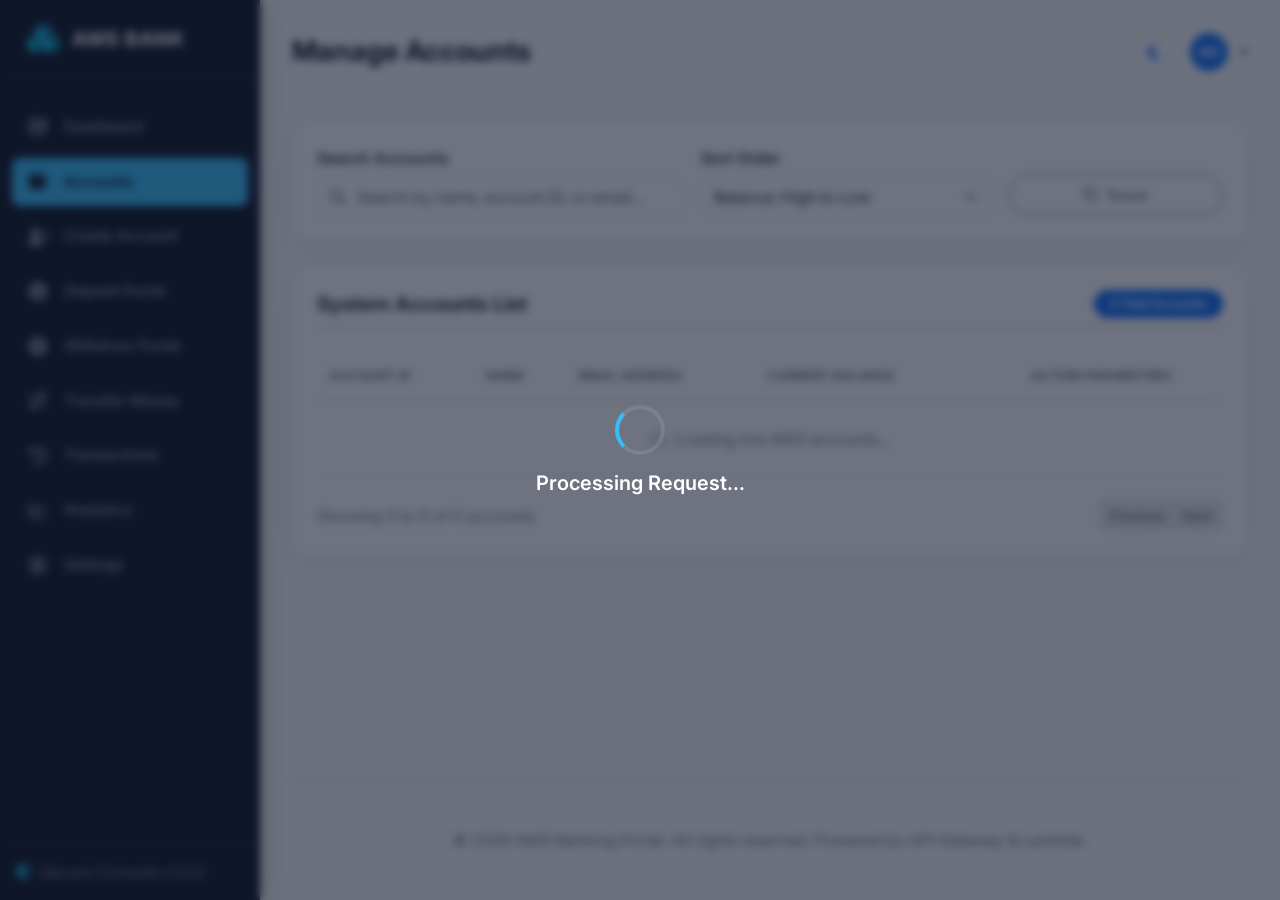
<file: accounts.html>
<!DOCTYPE html>
<html lang="en" data-bs-theme="light">
<head>
  <meta charset="UTF-8">
  <meta name="viewport" content="width=device-width, initial-scale=1.0">
  <title>Manage Accounts - AWS Banking Console</title>
  <!-- Google Fonts - Inter -->
  <link rel="preconnect" href="https://fonts.googleapis.com">
  <link rel="preconnect" href="https://fonts.gstatic.com" crossorigin>
  <link href="https://fonts.googleapis.com/css2?family=Inter:wght@300;400;500;600;700;800&display=swap" rel="stylesheet">
  <!-- Bootstrap 5 CSS -->
  <link href="https://cdn.jsdelivr.net/npm/bootstrap@5.3.2/dist/css/bootstrap.min.css" rel="stylesheet">
  <!-- Font Awesome Icons -->
  <link href="https://cdnjs.cloudflare.com/ajax/libs/font-awesome/6.4.2/css/all.min.css" rel="stylesheet">
  <!-- Custom CSS -->
  <link rel="stylesheet" href="css/style.css">
  <link rel="stylesheet" href="css/dashboard.css">
</head>
<body>

  <!-- App Wrapper -->
  <div class="app-container">
    
    <!-- Sidebar Layout -->
    <aside class="sidebar" id="sidebar">
      <div class="sidebar-brand">
        <i class="fas fa-cubes text-info fs-3"></i>
        <span class="sidebar-brand-name">AWS BANK</span>
      </div>
      
      <ul class="sidebar-menu">
        <li class="sidebar-item">
          <a href="index.html" class="sidebar-link">
            <i class="fas fa-th-large"></i>
            <span>Dashboard</span>
          </a>
        </li>
        <li class="sidebar-item">
          <a href="accounts.html" class="sidebar-link">
            <i class="fas fa-wallet"></i>
            <span>Accounts</span>
          </a>
        </li>
        <li class="sidebar-item">
          <a href="create-account.html" class="sidebar-link">
            <i class="fas fa-user-plus"></i>
            <span>Create Account</span>
          </a>
        </li>
        <li class="sidebar-item">
          <a href="deposit.html" class="sidebar-link">
            <i class="fas fa-arrow-alt-circle-down"></i>
            <span>Deposit Funds</span>
          </a>
        </li>
        <li class="sidebar-item">
          <a href="withdraw.html" class="sidebar-link">
            <i class="fas fa-arrow-alt-circle-up"></i>
            <span>Withdraw Funds</span>
          </a>
        </li>
        <li class="sidebar-item">
          <a href="transfer.html" class="sidebar-link">
            <i class="fas fa-exchange-alt"></i>
            <span>Transfer Money</span>
          </a>
        </li>
        <li class="sidebar-item">
          <a href="transactions.html" class="sidebar-link">
            <i class="fas fa-history"></i>
            <span>Transactions</span>
          </a>
        </li>
        <li class="sidebar-item">
          <a href="analytics.html" class="sidebar-link">
            <i class="fas fa-chart-line"></i>
            <span>Analytics</span>
          </a>
        </li>
        <li class="sidebar-item">
          <a href="settings.html" class="sidebar-link">
            <i class="fas fa-sliders-h"></i>
            <span>Settings</span>
          </a>
        </li>
      </ul>
      
      <div class="sidebar-footer">
        <div class="d-flex align-items-center gap-2 text-white-50 fs-7">
          <i class="fas fa-shield-alt text-info"></i>
          <span>Secure Console v1.0.0</span>
        </div>
      </div>
    </aside>

    <!-- Main Content Area -->
    <main class="main-content">
      
      <!-- Top Navbar -->
      <nav class="top-navbar">
        <div class="d-flex align-items-center gap-3">
          <button class="sidebar-toggler" id="sidebarToggler" aria-label="Toggle Sidebar">
            <i class="fas fa-bars"></i>
          </button>
          <h1 class="h3 m-0 fw-bold">Manage Accounts</h1>
        </div>
        
        <div class="d-flex align-items-center gap-3">
          <button class="theme-toggle-btn" id="themeToggleBtn" title="Toggle Theme">
            <i class="fas fa-moon text-primary"></i>
          </button>
          <div class="dropdown">
            <a class="d-flex align-items-center gap-2 text-decoration-none dropdown-toggle text-reset" href="#" role="button" data-bs-toggle="dropdown" aria-expanded="false">
              <div class="bg-primary text-white rounded-circle d-flex align-items-center justify-content-center fw-bold" style="width: 38px; height: 38px; font-size: 0.9rem;">
                AD
              </div>
            </a>
            <ul class="dropdown-menu dropdown-menu-end glass-card border-0 shadow-lg">
              <li><span class="dropdown-item-text fw-semibold text-primary">Admin Console</span></li>
              <li><hr class="dropdown-divider border-secondary-subtle"></li>
              <li><a class="dropdown-item" href="settings.html"><i class="fas fa-cog me-2 text-secondary"></i>Settings</a></li>
            </ul>
          </div>
        </div>
      </nav>

      <!-- Search & Filters Container -->
      <div class="card glass-card p-4 mb-4">
        <div class="row g-3 align-items-end">
          <div class="col-md-5">
            <label for="searchQuery" class="form-label fw-semibold text-secondary-emphasis">Search Accounts</label>
            <div class="input-group">
              <span class="input-group-text bg-transparent border-end-0 text-secondary">
                <i class="fas fa-search"></i>
              </span>
              <input type="text" id="searchQuery" class="form-control border-start-0 ps-0" placeholder="Search by name, account ID, or email...">
            </div>
          </div>
          
          <div class="col-md-4">
            <label for="sortBy" class="form-label fw-semibold text-secondary-emphasis">Sort Order</label>
            <select id="sortBy" class="form-select">
              <option value="name_asc">Name: A to Z</option>
              <option value="name_desc">Name: Z to A</option>
              <option value="balance_desc" selected>Balance: High to Low</option>
              <option value="balance_asc">Balance: Low to High</option>
            </select>
          </div>
          
          <div class="col-md-3 text-end d-grid d-md-block">
            <button id="resetFilters" class="btn btn-outline-secondary px-4 py-2 rounded-pill w-100">
              <i class="fas fa-undo me-2"></i>Reset
            </button>
          </div>
        </div>
      </div>

      <!-- Accounts Table Container -->
      <div class="card glass-card p-4">
        <div class="d-flex flex-wrap justify-content-between align-items-center mb-4 pb-2 border-bottom border-secondary-subtle gap-2">
          <h5 class="fw-bold mb-0">System Accounts List</h5>
          <span class="badge bg-primary px-3 py-2 rounded-pill fs-7" id="accountsCountBadge">0 Total Accounts</span>
        </div>
        
        <div class="table-responsive">
          <table class="table custom-table">
            <thead>
              <tr>
                <th>Account ID</th>
                <th>Name</th>
                <th>Email Address</th>
                <th>Current Balance</th>
                <th class="text-center">Action Parameters</th>
              </tr>
            </thead>
            <tbody id="accountsTableBody">
              <tr>
                <td colspan="5" class="text-center text-secondary py-4">
                  <i class="fas fa-spinner fa-spin me-2"></i>Loading live AWS accounts...
                </td>
              </tr>
            </tbody>
          </table>
        </div>

        <!-- Pagination Controls -->
        <div class="d-flex flex-column flex-sm-row justify-content-between align-items-center mt-4 gap-3">
          <div class="text-secondary fs-7" id="paginationInfo">
            Showing 0 to 0 of 0 accounts
          </div>
          <nav aria-label="Accounts table pagination">
            <ul class="pagination pagination-sm m-0" id="paginationControls">
              <li class="page-item disabled">
                <a class="page-link" href="#" tabindex="-1" aria-disabled="true">Previous</a>
              </li>
              <li class="page-item disabled">
                <a class="page-link" href="#">Next</a>
              </li>
            </ul>
          </nav>
        </div>
      </div>

      <!-- Footer -->
      <footer class="mt-auto pt-5 pb-3 text-center border-top border-secondary-subtle">
        <p class="text-secondary mb-0 fs-7">&copy; 2026 AWS Banking Portal. All rights reserved. Powered by API Gateway & Lambda.</p>
      </footer>
    </main>
  </div>

  <!-- Account Details Modal View -->
  <div class="modal fade" id="accountDetailsModal" tabindex="-1" aria-labelledby="accountDetailsModalLabel" aria-hidden="true">
    <div class="modal-dialog modal-dialog-centered">
      <div class="modal-content glass-card border-0 shadow-lg">
        <div class="modal-header border-bottom border-secondary-subtle">
          <h5 class="modal-title fw-bold" id="accountDetailsModalLabel">Account Detailed Statement</h5>
          <button type="button" class="btn-close" data-bs-dismiss="modal" aria-label="Close"></button>
        </div>
        <div class="modal-body py-4">
          <div class="text-center mb-4">
            <div class="bg-primary text-white rounded-circle d-flex align-items-center justify-content-center fw-bold mx-auto mb-3" style="width: 70px; height: 70px; font-size: 1.8rem;" id="modalAvatar">
              --
            </div>
            <h4 class="fw-bold mb-1" id="modalName">---</h4>
            <p class="text-secondary" id="modalEmail">---</p>
          </div>
          
          <div class="card bg-body-tertiary border-0 p-3 mb-4 rounded-3 text-center">
            <span class="text-secondary fs-7 text-uppercase mb-1 fw-semibold">Net Assets (USD)</span>
            <h2 class="fw-bold text-success m-0" id="modalBalance">$0.00</h2>
          </div>
          
          <div class="row g-3 fs-7">
            <div class="col-5 text-secondary fw-medium">Account Identifier:</div>
            <div class="col-7 text-primary-emphasis fw-bold text-break" id="modalAccountId">---</div>
            
            <div class="col-5 text-secondary fw-medium">Creation Timestamp:</div>
            <div class="col-7 text-primary-emphasis" id="modalCreatedAt">---</div>
          </div>
        </div>
        <div class="modal-footer border-top border-secondary-subtle">
          <button type="button" class="btn btn-outline-secondary rounded-pill px-4" data-bs-dismiss="modal">Close</button>
          <a href="#" id="modalDepositLink" class="btn btn-success rounded-pill px-4">Deposit</a>
          <a href="#" id="modalWithdrawLink" class="btn btn-danger rounded-pill px-4">Withdraw</a>
        </div>
      </div>
    </div>
  </div>

  <!-- Bootstrap 5 Bundle JS -->
  <script src="https://cdn.jsdelivr.net/npm/bootstrap@5.3.2/dist/js/bootstrap.bundle.min.js"></script>
  <!-- Core JS -->
  <script src="js/api.js"></script>
  <script src="js/common.js"></script>
  <script src="js/accounts.js"></script>
</body>
</html>
</file>
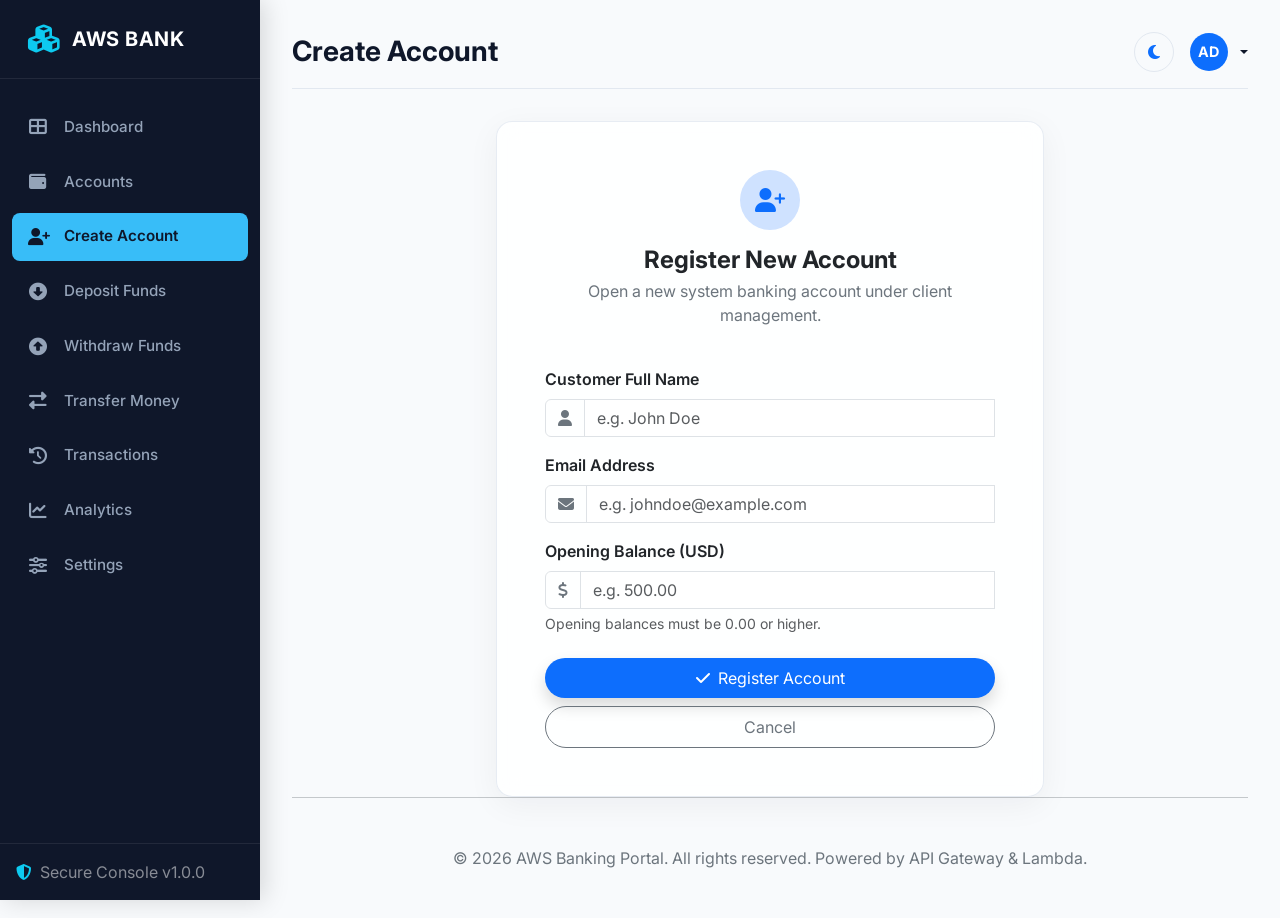
<file: create-account.html>
<!DOCTYPE html>
<html lang="en" data-bs-theme="light">
<head>
  <meta charset="UTF-8">
  <meta name="viewport" content="width=device-width, initial-scale=1.0">
  <title>Create Account - AWS Banking Console</title>
  <!-- Google Fonts - Inter -->
  <link rel="preconnect" href="https://fonts.googleapis.com">
  <link rel="preconnect" href="https://fonts.gstatic.com" crossorigin>
  <link href="https://fonts.googleapis.com/css2?family=Inter:wght@300;400;500;600;700;800&display=swap" rel="stylesheet">
  <!-- Bootstrap 5 CSS -->
  <link href="https://cdn.jsdelivr.net/npm/bootstrap@5.3.2/dist/css/bootstrap.min.css" rel="stylesheet">
  <!-- Font Awesome Icons -->
  <link href="https://cdnjs.cloudflare.com/ajax/libs/font-awesome/6.4.2/css/all.min.css" rel="stylesheet">
  <!-- Custom CSS -->
  <link rel="stylesheet" href="css/style.css">
  <link rel="stylesheet" href="css/dashboard.css">
</head>
<body>

  <!-- App Wrapper -->
  <div class="app-container">
    
    <!-- Sidebar Layout -->
    <aside class="sidebar" id="sidebar">
      <div class="sidebar-brand">
        <i class="fas fa-cubes text-info fs-3"></i>
        <span class="sidebar-brand-name">AWS BANK</span>
      </div>
      
      <ul class="sidebar-menu">
        <li class="sidebar-item">
          <a href="index.html" class="sidebar-link">
            <i class="fas fa-th-large"></i>
            <span>Dashboard</span>
          </a>
        </li>
        <li class="sidebar-item">
          <a href="accounts.html" class="sidebar-link">
            <i class="fas fa-wallet"></i>
            <span>Accounts</span>
          </a>
        </li>
        <li class="sidebar-item">
          <a href="create-account.html" class="sidebar-link">
            <i class="fas fa-user-plus"></i>
            <span>Create Account</span>
          </a>
        </li>
        <li class="sidebar-item">
          <a href="deposit.html" class="sidebar-link">
            <i class="fas fa-arrow-alt-circle-down"></i>
            <span>Deposit Funds</span>
          </a>
        </li>
        <li class="sidebar-item">
          <a href="withdraw.html" class="sidebar-link">
            <i class="fas fa-arrow-alt-circle-up"></i>
            <span>Withdraw Funds</span>
          </a>
        </li>
        <li class="sidebar-item">
          <a href="transfer.html" class="sidebar-link">
            <i class="fas fa-exchange-alt"></i>
            <span>Transfer Money</span>
          </a>
        </li>
        <li class="sidebar-item">
          <a href="transactions.html" class="sidebar-link">
            <i class="fas fa-history"></i>
            <span>Transactions</span>
          </a>
        </li>
        <li class="sidebar-item">
          <a href="analytics.html" class="sidebar-link">
            <i class="fas fa-chart-line"></i>
            <span>Analytics</span>
          </a>
        </li>
        <li class="sidebar-item">
          <a href="settings.html" class="sidebar-link">
            <i class="fas fa-sliders-h"></i>
            <span>Settings</span>
          </a>
        </li>
      </ul>
      
      <div class="sidebar-footer">
        <div class="d-flex align-items-center gap-2 text-white-50 fs-7">
          <i class="fas fa-shield-alt text-info"></i>
          <span>Secure Console v1.0.0</span>
        </div>
      </div>
    </aside>

    <!-- Main Content Area -->
    <main class="main-content">
      
      <!-- Top Navbar -->
      <nav class="top-navbar">
        <div class="d-flex align-items-center gap-3">
          <button class="sidebar-toggler" id="sidebarToggler" aria-label="Toggle Sidebar">
            <i class="fas fa-bars"></i>
          </button>
          <h1 class="h3 m-0 fw-bold">Create Account</h1>
        </div>
        
        <div class="d-flex align-items-center gap-3">
          <button class="theme-toggle-btn" id="themeToggleBtn" title="Toggle Theme">
            <i class="fas fa-moon text-primary"></i>
          </button>
          <div class="dropdown">
            <a class="d-flex align-items-center gap-2 text-decoration-none dropdown-toggle text-reset" href="#" role="button" data-bs-toggle="dropdown" aria-expanded="false">
              <div class="bg-primary text-white rounded-circle d-flex align-items-center justify-content-center fw-bold" style="width: 38px; height: 38px; font-size: 0.9rem;">
                AD
              </div>
            </a>
            <ul class="dropdown-menu dropdown-menu-end glass-card border-0 shadow-lg">
              <li><span class="dropdown-item-text fw-semibold text-primary">Admin Console</span></li>
              <li><hr class="dropdown-divider border-secondary-subtle"></li>
              <li><a class="dropdown-item" href="settings.html"><i class="fas fa-cog me-2 text-secondary"></i>Settings</a></li>
            </ul>
          </div>
        </div>
      </nav>

      <!-- Main Form container -->
      <div class="row justify-content-center">
        <div class="col-lg-7 col-12">
          <div class="card glass-card p-4 p-md-5">
            <div class="text-center mb-4">
              <div class="bg-primary-subtle text-primary rounded-circle d-flex align-items-center justify-content-center mx-auto mb-3" style="width: 60px; height: 60px;">
                <i class="fas fa-user-plus fs-4"></i>
              </div>
              <h4 class="fw-bold mb-1">Register New Account</h4>
              <p class="text-secondary">Open a new system banking account under client management.</p>
            </div>
            
            <form id="createAccountForm" class="needs-validation" novalidate>
              <div class="mb-3">
                <label for="customerName" class="form-label fw-semibold">Customer Full Name</label>
                <div class="input-group">
                  <span class="input-group-text bg-transparent text-secondary"><i class="fas fa-user"></i></span>
                  <input type="text" id="customerName" class="form-control" placeholder="e.g. John Doe" required minlength="3">
                  <div class="invalid-feedback">
                    Please specify a customer name (minimum 3 characters).
                  </div>
                </div>
              </div>
              
              <div class="mb-3">
                <label for="customerEmail" class="form-label fw-semibold">Email Address</label>
                <div class="input-group">
                  <span class="input-group-text bg-transparent text-secondary"><i class="fas fa-envelope"></i></span>
                  <input type="email" id="customerEmail" class="form-control" placeholder="e.g. johndoe@example.com" required>
                  <div class="invalid-feedback">
                    Please specify a valid email address.
                  </div>
                </div>
              </div>
              
              <div class="mb-4">
                <label for="openingBalance" class="form-label fw-semibold">Opening Balance (USD)</label>
                <div class="input-group">
                  <span class="input-group-text bg-transparent text-secondary"><i class="fas fa-dollar-sign"></i></span>
                  <input type="number" id="openingBalance" class="form-control" placeholder="e.g. 500.00" min="0" step="0.01" required>
                  <div class="invalid-feedback">
                    Please enter a valid non-negative opening balance.
                  </div>
                </div>
                <div class="form-text">Opening balances must be 0.00 or higher.</div>
              </div>
              
              <div class="d-grid gap-2">
                <button type="submit" class="btn btn-primary py-2 px-4 shadow rounded-pill border-0 d-flex align-items-center justify-content-center gap-2">
                  <i class="fas fa-check"></i>
                  <span>Register Account</span>
                </button>
                <a href="accounts.html" class="btn btn-outline-secondary py-2 px-4 rounded-pill">
                  Cancel
                </a>
              </div>
            </form>
          </div>
        </div>
      </div>

      <!-- Footer -->
      <footer class="mt-auto pt-5 pb-3 text-center border-top border-secondary-subtle">
        <p class="text-secondary mb-0 fs-7">&copy; 2026 AWS Banking Portal. All rights reserved. Powered by API Gateway & Lambda.</p>
      </footer>
    </main>
  </div>

  <!-- Bootstrap 5 Bundle JS -->
  <script src="https://cdn.jsdelivr.net/npm/bootstrap@5.3.2/dist/js/bootstrap.bundle.min.js"></script>
  <!-- Core JS -->
  <script src="js/api.js"></script>
  <script src="js/common.js"></script>
  <script src="js/create.js"></script>
</body>
</html>
</file>
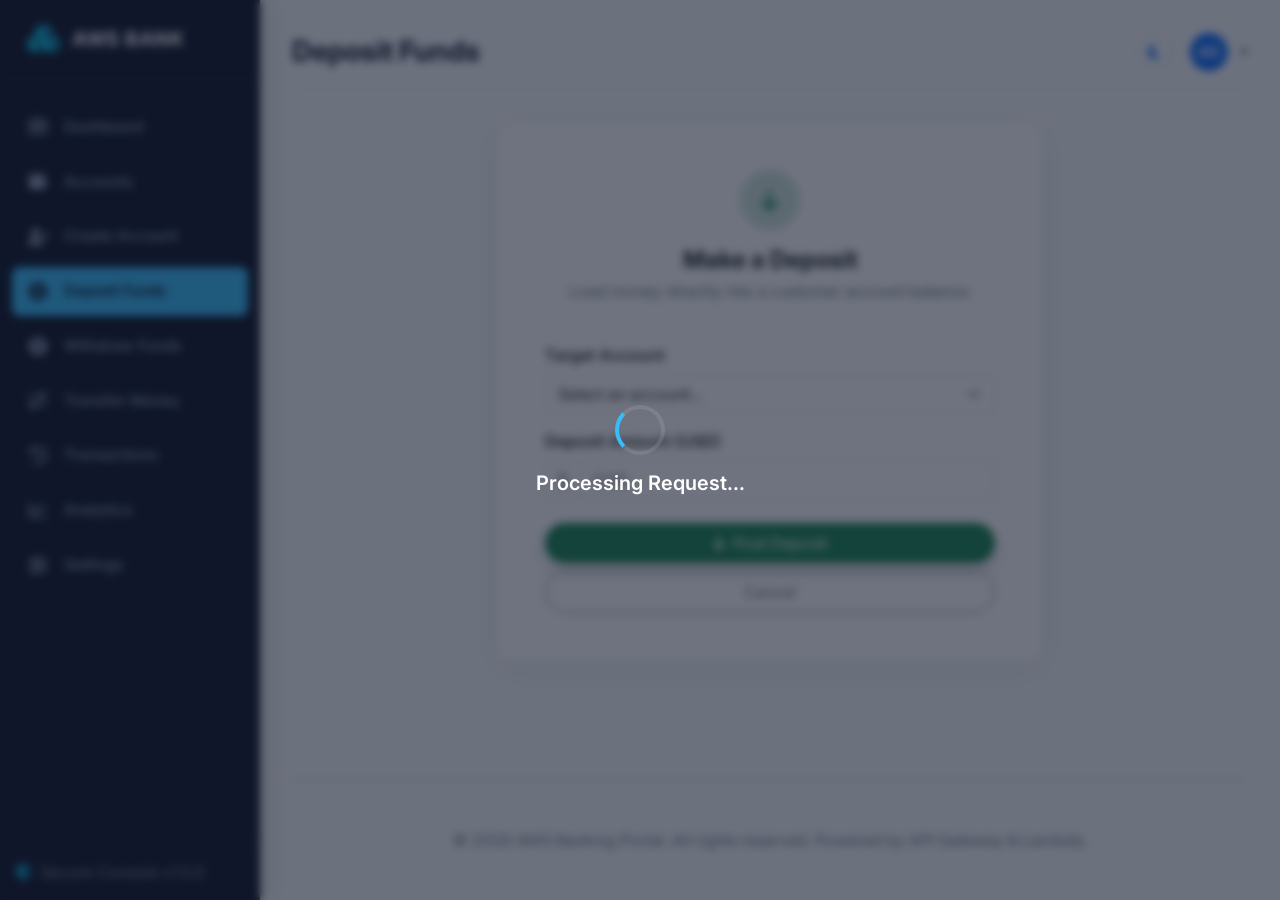
<file: deposit.html>
<!DOCTYPE html>
<html lang="en" data-bs-theme="light">
<head>
  <meta charset="UTF-8">
  <meta name="viewport" content="width=device-width, initial-scale=1.0">
  <title>Deposit Funds - AWS Banking Console</title>
  <!-- Google Fonts - Inter -->
  <link rel="preconnect" href="https://fonts.googleapis.com">
  <link rel="preconnect" href="https://fonts.gstatic.com" crossorigin>
  <link href="https://fonts.googleapis.com/css2?family=Inter:wght@300;400;500;600;700;800&display=swap" rel="stylesheet">
  <!-- Bootstrap 5 CSS -->
  <link href="https://cdn.jsdelivr.net/npm/bootstrap@5.3.2/dist/css/bootstrap.min.css" rel="stylesheet">
  <!-- Font Awesome Icons -->
  <link href="https://cdnjs.cloudflare.com/ajax/libs/font-awesome/6.4.2/css/all.min.css" rel="stylesheet">
  <!-- Custom CSS -->
  <link rel="stylesheet" href="css/style.css">
  <link rel="stylesheet" href="css/dashboard.css">
</head>
<body>

  <!-- App Wrapper -->
  <div class="app-container">
    
    <!-- Sidebar Layout -->
    <aside class="sidebar" id="sidebar">
      <div class="sidebar-brand">
        <i class="fas fa-cubes text-info fs-3"></i>
        <span class="sidebar-brand-name">AWS BANK</span>
      </div>
      
      <ul class="sidebar-menu">
        <li class="sidebar-item">
          <a href="index.html" class="sidebar-link">
            <i class="fas fa-th-large"></i>
            <span>Dashboard</span>
          </a>
        </li>
        <li class="sidebar-item">
          <a href="accounts.html" class="sidebar-link">
            <i class="fas fa-wallet"></i>
            <span>Accounts</span>
          </a>
        </li>
        <li class="sidebar-item">
          <a href="create-account.html" class="sidebar-link">
            <i class="fas fa-user-plus"></i>
            <span>Create Account</span>
          </a>
        </li>
        <li class="sidebar-item">
          <a href="deposit.html" class="sidebar-link">
            <i class="fas fa-arrow-alt-circle-down"></i>
            <span>Deposit Funds</span>
          </a>
        </li>
        <li class="sidebar-item">
          <a href="withdraw.html" class="sidebar-link">
            <i class="fas fa-arrow-alt-circle-up"></i>
            <span>Withdraw Funds</span>
          </a>
        </li>
        <li class="sidebar-item">
          <a href="transfer.html" class="sidebar-link">
            <i class="fas fa-exchange-alt"></i>
            <span>Transfer Money</span>
          </a>
        </li>
        <li class="sidebar-item">
          <a href="transactions.html" class="sidebar-link">
            <i class="fas fa-history"></i>
            <span>Transactions</span>
          </a>
        </li>
        <li class="sidebar-item">
          <a href="analytics.html" class="sidebar-link">
            <i class="fas fa-chart-line"></i>
            <span>Analytics</span>
          </a>
        </li>
        <li class="sidebar-item">
          <a href="settings.html" class="sidebar-link">
            <i class="fas fa-sliders-h"></i>
            <span>Settings</span>
          </a>
        </li>
      </ul>
      
      <div class="sidebar-footer">
        <div class="d-flex align-items-center gap-2 text-white-50 fs-7">
          <i class="fas fa-shield-alt text-info"></i>
          <span>Secure Console v1.0.0</span>
        </div>
      </div>
    </aside>

    <!-- Main Content Area -->
    <main class="main-content">
      
      <!-- Top Navbar -->
      <nav class="top-navbar">
        <div class="d-flex align-items-center gap-3">
          <button class="sidebar-toggler" id="sidebarToggler" aria-label="Toggle Sidebar">
            <i class="fas fa-bars"></i>
          </button>
          <h1 class="h3 m-0 fw-bold">Deposit Funds</h1>
        </div>
        
        <div class="d-flex align-items-center gap-3">
          <button class="theme-toggle-btn" id="themeToggleBtn" title="Toggle Theme">
            <i class="fas fa-moon text-primary"></i>
          </button>
          <div class="dropdown">
            <a class="d-flex align-items-center gap-2 text-decoration-none dropdown-toggle text-reset" href="#" role="button" data-bs-toggle="dropdown" aria-expanded="false">
              <div class="bg-primary text-white rounded-circle d-flex align-items-center justify-content-center fw-bold" style="width: 38px; height: 38px; font-size: 0.9rem;">
                AD
              </div>
            </a>
            <ul class="dropdown-menu dropdown-menu-end glass-card border-0 shadow-lg">
              <li><span class="dropdown-item-text fw-semibold text-primary">Admin Console</span></li>
              <li><hr class="dropdown-divider border-secondary-subtle"></li>
              <li><a class="dropdown-item" href="settings.html"><i class="fas fa-cog me-2 text-secondary"></i>Settings</a></li>
            </ul>
          </div>
        </div>
      </nav>

      <!-- Deposit Form Panel -->
      <div class="row justify-content-center">
        <div class="col-lg-7 col-12">
          <div class="card glass-card p-4 p-md-5">
            <div class="text-center mb-4">
              <div class="bg-success-subtle text-success rounded-circle d-flex align-items-center justify-content-center mx-auto mb-3" style="width: 60px; height: 60px;">
                <i class="fas fa-arrow-down fs-4"></i>
              </div>
              <h4 class="fw-bold mb-1">Make a Deposit</h4>
              <p class="text-secondary">Load money directly into a customer account balance.</p>
            </div>
            
            <form id="depositForm" class="needs-validation" novalidate>
              <div class="mb-3">
                <label for="depositAccountSelect" class="form-label fw-semibold">Target Account</label>
                <select id="depositAccountSelect" class="form-select" required>
                  <option value="" selected disabled>Select an account...</option>
                </select>
                <div class="invalid-feedback">
                  Please select a valid account.
                </div>
              </div>
              
              <!-- Selected Account Detail Display -->
              <div id="accountInfoPanel" class="card bg-body-tertiary border-0 p-3 mb-4 rounded-3 d-none animate__animated animate__fadeIn">
                <div class="d-flex justify-content-between align-items-center">
                  <div>
                    <span class="text-secondary fs-7 text-uppercase fw-semibold d-block">Current Balance</span>
                    <strong class="text-primary-emphasis" id="accountNameLabel">---</strong>
                  </div>
                  <h3 class="fw-bold text-success m-0" id="accountBalanceLabel">$0.00</h3>
                </div>
              </div>
              
              <div class="mb-4">
                <label for="depositAmount" class="form-label fw-semibold">Deposit Amount (USD)</label>
                <div class="input-group">
                  <span class="input-group-text bg-transparent text-secondary"><i class="fas fa-dollar-sign"></i></span>
                  <input type="number" id="depositAmount" class="form-control" placeholder="0.00" min="0.01" step="0.01" required>
                  <div class="invalid-feedback">
                    Please specify a deposit amount of at least $0.01.
                  </div>
                </div>
              </div>
              
              <div class="d-grid gap-2">
                <button type="submit" class="btn btn-success py-2 px-4 shadow rounded-pill border-0 d-flex align-items-center justify-content-center gap-2">
                  <i class="fas fa-arrow-down"></i>
                  <span>Post Deposit</span>
                </button>
                <a href="accounts.html" class="btn btn-outline-secondary py-2 px-4 rounded-pill">
                  Cancel
                </a>
              </div>
            </form>
          </div>
        </div>
      </div>

      <!-- Footer -->
      <footer class="mt-auto pt-5 pb-3 text-center border-top border-secondary-subtle">
        <p class="text-secondary mb-0 fs-7">&copy; 2026 AWS Banking Portal. All rights reserved. Powered by API Gateway & Lambda.</p>
      </footer>
    </main>
  </div>

  <!-- Bootstrap 5 Bundle JS -->
  <script src="https://cdn.jsdelivr.net/npm/bootstrap@5.3.2/dist/js/bootstrap.bundle.min.js"></script>
  <!-- Core JS -->
  <script src="js/api.js"></script>
  <script src="js/common.js"></script>
  <script src="js/deposit.js"></script>
</body>
</html>
</file>
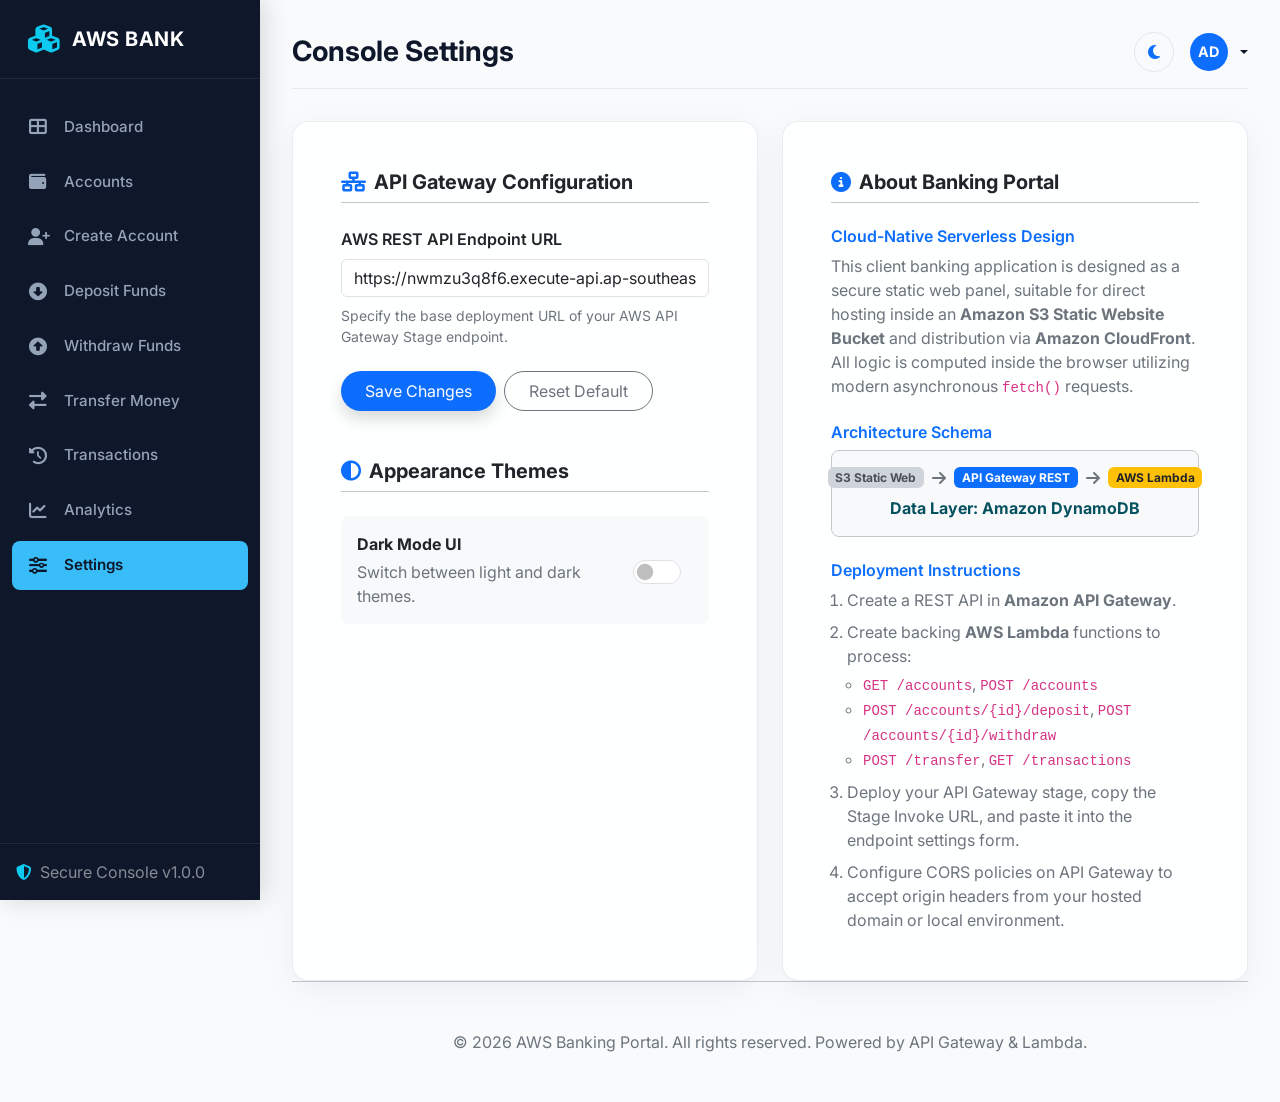
<file: settings.html>
<!DOCTYPE html>
<html lang="en" data-bs-theme="light">
<head>
  <meta charset="UTF-8">
  <meta name="viewport" content="width=device-width, initial-scale=1.0">
  <title>Settings - AWS Banking Console</title>
  <!-- Google Fonts - Inter -->
  <link rel="preconnect" href="https://fonts.googleapis.com">
  <link rel="preconnect" href="https://fonts.gstatic.com" crossorigin>
  <link href="https://fonts.googleapis.com/css2?family=Inter:wght@300;400;500;600;700;800&display=swap" rel="stylesheet">
  <!-- Bootstrap 5 CSS -->
  <link href="https://cdn.jsdelivr.net/npm/bootstrap@5.3.2/dist/css/bootstrap.min.css" rel="stylesheet">
  <!-- Font Awesome Icons -->
  <link href="https://cdnjs.cloudflare.com/ajax/libs/font-awesome/6.4.2/css/all.min.css" rel="stylesheet">
  <!-- Custom CSS -->
  <link rel="stylesheet" href="css/style.css">
  <link rel="stylesheet" href="css/dashboard.css">
</head>
<body>

  <!-- App Wrapper -->
  <div class="app-container">
    
    <!-- Sidebar Layout -->
    <aside class="sidebar" id="sidebar">
      <div class="sidebar-brand">
        <i class="fas fa-cubes text-info fs-3"></i>
        <span class="sidebar-brand-name">AWS BANK</span>
      </div>
      
      <ul class="sidebar-menu">
        <li class="sidebar-item">
          <a href="index.html" class="sidebar-link">
            <i class="fas fa-th-large"></i>
            <span>Dashboard</span>
          </a>
        </li>
        <li class="sidebar-item">
          <a href="accounts.html" class="sidebar-link">
            <i class="fas fa-wallet"></i>
            <span>Accounts</span>
          </a>
        </li>
        <li class="sidebar-item">
          <a href="create-account.html" class="sidebar-link">
            <i class="fas fa-user-plus"></i>
            <span>Create Account</span>
          </a>
        </li>
        <li class="sidebar-item">
          <a href="deposit.html" class="sidebar-link">
            <i class="fas fa-arrow-alt-circle-down"></i>
            <span>Deposit Funds</span>
          </a>
        </li>
        <li class="sidebar-item">
          <a href="withdraw.html" class="sidebar-link">
            <i class="fas fa-arrow-alt-circle-up"></i>
            <span>Withdraw Funds</span>
          </a>
        </li>
        <li class="sidebar-item">
          <a href="transfer.html" class="sidebar-link">
            <i class="fas fa-exchange-alt"></i>
            <span>Transfer Money</span>
          </a>
        </li>
        <li class="sidebar-item">
          <a href="transactions.html" class="sidebar-link">
            <i class="fas fa-history"></i>
            <span>Transactions</span>
          </a>
        </li>
        <li class="sidebar-item">
          <a href="analytics.html" class="sidebar-link">
            <i class="fas fa-chart-line"></i>
            <span>Analytics</span>
          </a>
        </li>
        <li class="sidebar-item">
          <a href="settings.html" class="sidebar-link">
            <i class="fas fa-sliders-h"></i>
            <span>Settings</span>
          </a>
        </li>
      </ul>
      
      <div class="sidebar-footer">
        <div class="d-flex align-items-center gap-2 text-white-50 fs-7">
          <i class="fas fa-shield-alt text-info"></i>
          <span>Secure Console v1.0.0</span>
        </div>
      </div>
    </aside>

    <!-- Main Content Area -->
    <main class="main-content">
      
      <!-- Top Navbar -->
      <nav class="top-navbar">
        <div class="d-flex align-items-center gap-3">
          <button class="sidebar-toggler" id="sidebarToggler" aria-label="Toggle Sidebar">
            <i class="fas fa-bars"></i>
          </button>
          <h1 class="h3 m-0 fw-bold">Console Settings</h1>
        </div>
        
        <div class="d-flex align-items-center gap-3">
          <button class="theme-toggle-btn" id="themeToggleBtn" title="Toggle Theme">
            <i class="fas fa-moon text-primary"></i>
          </button>
          <div class="dropdown">
            <a class="d-flex align-items-center gap-2 text-decoration-none dropdown-toggle text-reset" href="#" role="button" data-bs-toggle="dropdown" aria-expanded="false">
              <div class="bg-primary text-white rounded-circle d-flex align-items-center justify-content-center fw-bold" style="width: 38px; height: 38px; font-size: 0.9rem;">
                AD
              </div>
            </a>
            <ul class="dropdown-menu dropdown-menu-end glass-card border-0 shadow-lg">
              <li><span class="dropdown-item-text fw-semibold text-primary">Admin Console</span></li>
              <li><hr class="dropdown-divider border-secondary-subtle"></li>
              <li><a class="dropdown-item" href="settings.html"><i class="fas fa-cog me-2 text-secondary"></i>Settings</a></li>
            </ul>
          </div>
        </div>
      </nav>

      <!-- Settings Layout -->
      <div class="row g-4">
        <!-- Configuration Card -->
        <div class="col-lg-6 col-12">
          <div class="card glass-card p-4 p-md-5 h-100">
            <h5 class="fw-bold mb-4 d-flex align-items-center gap-2 pb-2 border-bottom border-secondary-subtle">
              <i class="fas fa-network-wired text-primary"></i>
              <span>API Gateway Configuration</span>
            </h5>
            
            <form id="apiSettingsForm">
              <div class="mb-3">
                <label for="apiEndpointInput" class="form-label fw-semibold">AWS REST API Endpoint URL</label>
                <input type="url" id="apiEndpointInput" class="form-control" placeholder="https://YOUR_API_GATEWAY_URL/dev" required>
                <div class="form-text mt-2 text-secondary">
                  Specify the base deployment URL of your AWS API Gateway Stage endpoint.
                </div>
              </div>
              
              <div class="d-flex gap-2 mt-4">
                <button type="submit" class="btn btn-primary rounded-pill px-4 py-2 border-0 shadow">Save Changes</button>
                <button type="button" id="resetApiBtn" class="btn btn-outline-secondary rounded-pill px-4">Reset Default</button>
              </div>
            </form>
            
            <h5 class="fw-bold mt-5 mb-4 d-flex align-items-center gap-2 pb-2 border-bottom border-secondary-subtle">
              <i class="fas fa-adjust text-primary"></i>
              <span>Appearance Themes</span>
            </h5>
            <div class="d-flex align-items-center justify-content-between p-3 bg-body-tertiary rounded-3">
              <div>
                <strong class="d-block mb-1">Dark Mode UI</strong>
                <span class="text-secondary fs-7">Switch between light and dark themes.</span>
              </div>
              <div class="form-check form-switch fs-4">
                <input class="form-check-input" type="checkbox" role="switch" id="themeSwitchControl" style="cursor: pointer;">
              </div>
            </div>
          </div>
        </div>

        <!-- About Project Guide -->
        <div class="col-lg-6 col-12">
          <div class="card glass-card p-4 p-md-5 h-100">
            <h5 class="fw-bold mb-4 d-flex align-items-center gap-2 pb-2 border-bottom border-secondary-subtle">
              <i class="fas fa-info-circle text-primary"></i>
              <span>About Banking Portal</span>
            </h5>
            
            <div class="about-section">
              <h6 class="fw-semibold text-primary mb-2">Cloud-Native Serverless Design</h6>
              <p class="text-secondary fs-7 mb-4">
                This client banking application is designed as a secure static web panel, suitable for direct hosting inside an <strong>Amazon S3 Static Website Bucket</strong> and distribution via <strong>Amazon CloudFront</strong>. All logic is computed inside the browser utilizing modern asynchronous <code>fetch()</code> requests.
              </p>
              
              <h6 class="fw-semibold text-primary mb-2">Architecture Schema</h6>
              <div class="p-3 bg-body-tertiary rounded-3 mb-4 text-center fs-8 text-secondary border border-secondary-subtle">
                <div class="d-flex align-items-center justify-content-center gap-2 mb-2">
                  <span class="badge bg-dark-subtle text-dark-emphasis">S3 Static Web</span>
                  <i class="fas fa-arrow-right"></i>
                  <span class="badge bg-primary text-white">API Gateway REST</span>
                  <i class="fas fa-arrow-right"></i>
                  <span class="badge bg-warning text-dark">AWS Lambda</span>
                </div>
                <div class="text-center text-info-emphasis fw-bold">
                  Data Layer: Amazon DynamoDB
                </div>
              </div>
              
              <h6 class="fw-semibold text-primary mb-2">Deployment Instructions</h6>
              <ol class="fs-7 text-secondary ps-3 mb-0">
                <li class="mb-2">Create a REST API in <strong>Amazon API Gateway</strong>.</li>
                <li class="mb-2">Create backing <strong>AWS Lambda</strong> functions to process:
                  <ul class="ps-3 mt-1">
                    <li><code>GET /accounts</code>, <code>POST /accounts</code></li>
                    <li><code>POST /accounts/{id}/deposit</code>, <code>POST /accounts/{id}/withdraw</code></li>
                    <li><code>POST /transfer</code>, <code>GET /transactions</code></li>
                  </ul>
                </li>
                <li class="mb-2">Deploy your API Gateway stage, copy the Stage Invoke URL, and paste it into the endpoint settings form.</li>
                <li>Configure CORS policies on API Gateway to accept origin headers from your hosted domain or local environment.</li>
              </ol>
            </div>
          </div>
        </div>
      </div>

      <!-- Footer -->
      <footer class="mt-auto pt-5 pb-3 text-center border-top border-secondary-subtle">
        <p class="text-secondary mb-0 fs-7">&copy; 2026 AWS Banking Portal. All rights reserved. Powered by API Gateway & Lambda.</p>
      </footer>
    </main>
  </div>

  <!-- Bootstrap 5 Bundle JS -->
  <script src="https://cdn.jsdelivr.net/npm/bootstrap@5.3.2/dist/js/bootstrap.bundle.min.js"></script>
  <!-- Core JS -->
  <script src="js/api.js"></script>
  <script src="js/common.js"></script>
  
  <!-- Page specific settings logic script -->
  <script>
    document.addEventListener("DOMContentLoaded", () => {
      const form = document.getElementById("apiSettingsForm");
      const input = document.getElementById("apiEndpointInput");
      const resetBtn = document.getElementById("resetApiBtn");
      
      // Theme Switch Control in Settings Page
      const themeSwitch = document.getElementById("themeSwitchControl");
      if (themeSwitch) {
        const activeTheme = document.documentElement.getAttribute("data-bs-theme");
        themeSwitch.checked = (activeTheme === "dark");
        
        themeSwitch.addEventListener("change", () => {
          const themeBtn = document.getElementById("themeToggleBtn");
          if (themeBtn) themeBtn.click(); // Trigger default header theme button action
        });
        
        // Watch theme toggler changes to sync switch check state
        const observer = new MutationObserver(() => {
          const updatedTheme = document.documentElement.getAttribute("data-bs-theme");
          themeSwitch.checked = (updatedTheme === "dark");
        });
        observer.observe(document.documentElement, { attributes: true, attributeFilter: ["data-bs-theme"] });
      }
      
      // Load current URL configuration
      if (window.ApiClient) {
        input.value = window.ApiClient.getBaseUrl();
      }
      
      // Handle form save
      form.addEventListener("submit", (e) => {
        e.preventDefault();
        const value = input.value.trim();
        if (window.ApiClient) {
          window.ApiClient.setBaseUrl(value);
          if (typeof window.showToast === 'function') {
            window.showToast("AWS API Gateway endpoint updated successfully!", "success");
          } else {
            alert("API Endpoint saved!");
          }
          
          // Re-trigger check API to refresh alerts immediately
          const warningBanner = document.querySelector(".alert-warning");
          if (warningBanner && window.ApiClient.isConfigured()) {
            warningBanner.remove();
          }
        }
      });
      
      // Reset defaults
      resetBtn.addEventListener("click", () => {
        if (window.ApiClient) {
          window.ApiClient.setBaseUrl(null);
          input.value = window.ApiClient.getBaseUrl();
          if (typeof window.showToast === 'function') {
            window.showToast("API Endpoint reset to default placeholder.", "info");
          }
        }
      });
    });
  </script>
</body>
</html>
</file>
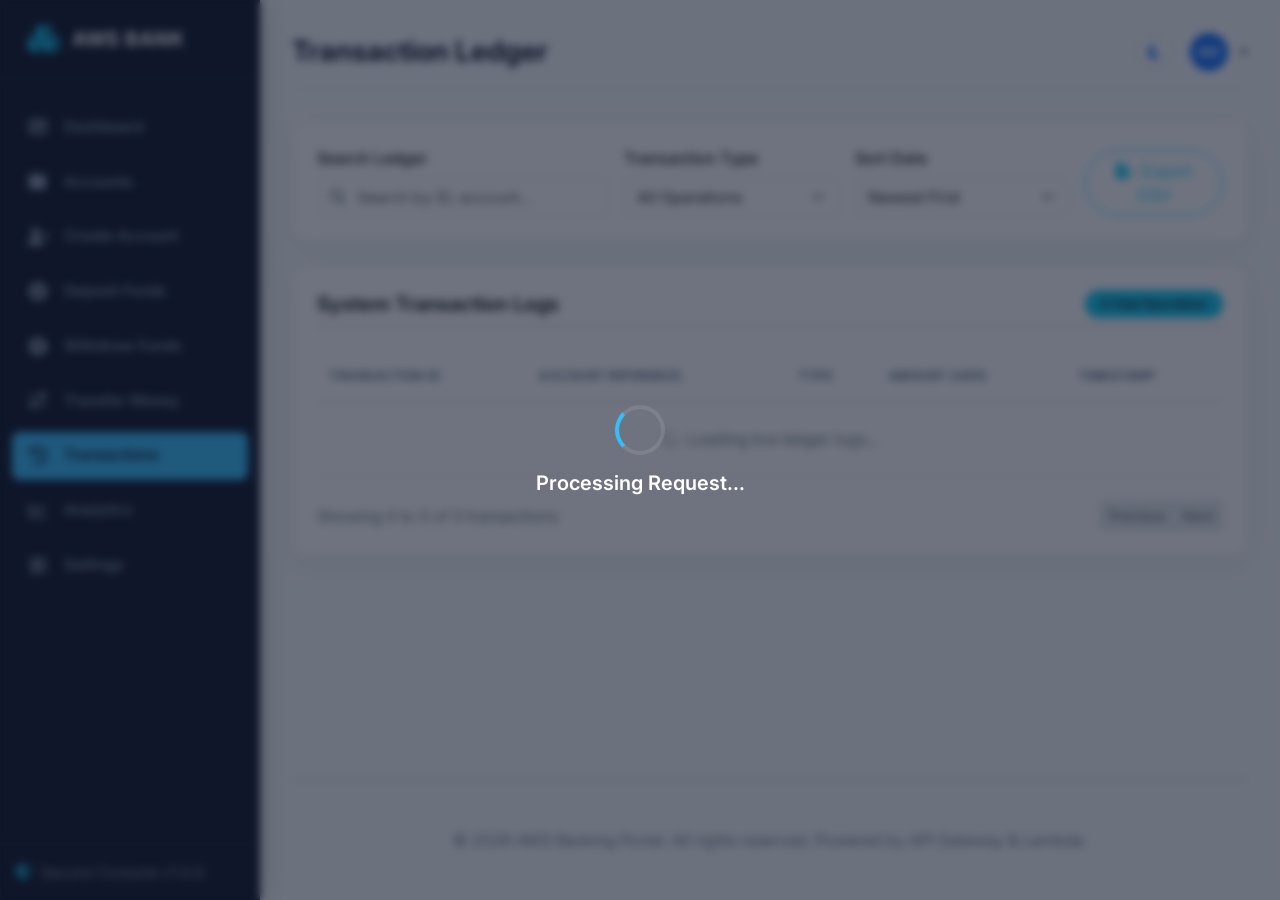
<file: transactions.html>
<!DOCTYPE html>
<html lang="en" data-bs-theme="light">
<head>
  <meta charset="UTF-8">
  <meta name="viewport" content="width=device-width, initial-scale=1.0">
  <title>Transaction Ledger - AWS Banking Console</title>
  <!-- Google Fonts - Inter -->
  <link rel="preconnect" href="https://fonts.googleapis.com">
  <link rel="preconnect" href="https://fonts.gstatic.com" crossorigin>
  <link href="https://fonts.googleapis.com/css2?family=Inter:wght@300;400;500;600;700;800&display=swap" rel="stylesheet">
  <!-- Bootstrap 5 CSS -->
  <link href="https://cdn.jsdelivr.net/npm/bootstrap@5.3.2/dist/css/bootstrap.min.css" rel="stylesheet">
  <!-- Font Awesome Icons -->
  <link href="https://cdnjs.cloudflare.com/ajax/libs/font-awesome/6.4.2/css/all.min.css" rel="stylesheet">
  <!-- Custom CSS -->
  <link rel="stylesheet" href="css/style.css">
  <link rel="stylesheet" href="css/dashboard.css">
</head>
<body>

  <!-- App Wrapper -->
  <div class="app-container">
    
    <!-- Sidebar Layout -->
    <aside class="sidebar" id="sidebar">
      <div class="sidebar-brand">
        <i class="fas fa-cubes text-info fs-3"></i>
        <span class="sidebar-brand-name">AWS BANK</span>
      </div>
      
      <ul class="sidebar-menu">
        <li class="sidebar-item">
          <a href="index.html" class="sidebar-link">
            <i class="fas fa-th-large"></i>
            <span>Dashboard</span>
          </a>
        </li>
        <li class="sidebar-item">
          <a href="accounts.html" class="sidebar-link">
            <i class="fas fa-wallet"></i>
            <span>Accounts</span>
          </a>
        </li>
        <li class="sidebar-item">
          <a href="create-account.html" class="sidebar-link">
            <i class="fas fa-user-plus"></i>
            <span>Create Account</span>
          </a>
        </li>
        <li class="sidebar-item">
          <a href="deposit.html" class="sidebar-link">
            <i class="fas fa-arrow-alt-circle-down"></i>
            <span>Deposit Funds</span>
          </a>
        </li>
        <li class="sidebar-item">
          <a href="withdraw.html" class="sidebar-link">
            <i class="fas fa-arrow-alt-circle-up"></i>
            <span>Withdraw Funds</span>
          </a>
        </li>
        <li class="sidebar-item">
          <a href="transfer.html" class="sidebar-link">
            <i class="fas fa-exchange-alt"></i>
            <span>Transfer Money</span>
          </a>
        </li>
        <li class="sidebar-item">
          <a href="transactions.html" class="sidebar-link">
            <i class="fas fa-history"></i>
            <span>Transactions</span>
          </a>
        </li>
        <li class="sidebar-item">
          <a href="analytics.html" class="sidebar-link">
            <i class="fas fa-chart-line"></i>
            <span>Analytics</span>
          </a>
        </li>
        <li class="sidebar-item">
          <a href="settings.html" class="sidebar-link">
            <i class="fas fa-sliders-h"></i>
            <span>Settings</span>
          </a>
        </li>
      </ul>
      
      <div class="sidebar-footer">
        <div class="d-flex align-items-center gap-2 text-white-50 fs-7">
          <i class="fas fa-shield-alt text-info"></i>
          <span>Secure Console v1.0.0</span>
        </div>
      </div>
    </aside>

    <!-- Main Content Area -->
    <main class="main-content">
      
      <!-- Top Navbar -->
      <nav class="top-navbar">
        <div class="d-flex align-items-center gap-3">
          <button class="sidebar-toggler" id="sidebarToggler" aria-label="Toggle Sidebar">
            <i class="fas fa-bars"></i>
          </button>
          <h1 class="h3 m-0 fw-bold">Transaction Ledger</h1>
        </div>
        
        <div class="d-flex align-items-center gap-3">
          <button class="theme-toggle-btn" id="themeToggleBtn" title="Toggle Theme">
            <i class="fas fa-moon text-primary"></i>
          </button>
          <div class="dropdown">
            <a class="d-flex align-items-center gap-2 text-decoration-none dropdown-toggle text-reset" href="#" role="button" data-bs-toggle="dropdown" aria-expanded="false">
              <div class="bg-primary text-white rounded-circle d-flex align-items-center justify-content-center fw-bold" style="width: 38px; height: 38px; font-size: 0.9rem;">
                AD
              </div>
            </a>
            <ul class="dropdown-menu dropdown-menu-end glass-card border-0 shadow-lg">
              <li><span class="dropdown-item-text fw-semibold text-primary">Admin Console</span></li>
              <li><hr class="dropdown-divider border-secondary-subtle"></li>
              <li><a class="dropdown-item" href="settings.html"><i class="fas fa-cog me-2 text-secondary"></i>Settings</a></li>
            </ul>
          </div>
        </div>
      </nav>

      <!-- Filter Controls -->
      <div class="card glass-card p-4 mb-4">
        <div class="row g-3 align-items-end">
          <div class="col-md-4 col-12">
            <label for="txnSearchQuery" class="form-label fw-semibold text-secondary-emphasis">Search Ledger</label>
            <div class="input-group">
              <span class="input-group-text bg-transparent border-end-0 text-secondary">
                <i class="fas fa-search"></i>
              </span>
              <input type="text" id="txnSearchQuery" class="form-control border-start-0 ps-0" placeholder="Search by ID, account...">
            </div>
          </div>
          
          <div class="col-md-3 col-6">
            <label for="txnTypeFilter" class="form-label fw-semibold text-secondary-emphasis">Transaction Type</label>
            <select id="txnTypeFilter" class="form-select">
              <option value="all">All Operations</option>
              <option value="deposit">Deposits</option>
              <option value="withdrawal">Withdrawals</option>
              <option value="transfer">Transfers</option>
            </select>
          </div>
          
          <div class="col-md-3 col-6">
            <label for="txnSortBy" class="form-label fw-semibold text-secondary-emphasis">Sort Date</label>
            <select id="txnSortBy" class="form-select">
              <option value="date_desc" selected>Newest First</option>
              <option value="date_asc">Oldest First</option>
              <option value="amount_desc">Amount: High to Low</option>
              <option value="amount_asc">Amount: Low to High</option>
            </select>
          </div>
          
          <div class="col-md-2 col-12 d-grid">
            <button id="exportCsvBtn" class="btn btn-outline-info py-2 px-3 rounded-pill">
              <i class="fas fa-file-export me-2"></i>Export CSV
            </button>
          </div>
        </div>
      </div>

      <!-- Ledger Table -->
      <div class="card glass-card p-4">
        <div class="d-flex flex-wrap justify-content-between align-items-center mb-4 pb-2 border-bottom border-secondary-subtle gap-2">
          <h5 class="fw-bold mb-0">System Transaction Logs</h5>
          <span class="badge bg-info text-dark px-3 py-2 rounded-pill fs-7" id="txnTotalCountBadge">0 Total Operations</span>
        </div>
        
        <div class="table-responsive">
          <table class="table custom-table">
            <thead>
              <tr>
                <th>Transaction ID</th>
                <th>Account Reference</th>
                <th>Type</th>
                <th>Amount (USD)</th>
                <th>Timestamp</th>
              </tr>
            </thead>
            <tbody id="txnTableBody">
              <tr>
                <td colspan="5" class="text-center text-secondary py-4">
                  <i class="fas fa-spinner fa-spin me-2"></i>Loading live ledger logs...
                </td>
              </tr>
            </tbody>
          </table>
        </div>

        <!-- Pagination -->
        <div class="d-flex flex-column flex-sm-row justify-content-between align-items-center mt-4 gap-3">
          <div class="text-secondary fs-7" id="txnPaginationInfo">
            Showing 0 to 0 of 0 transactions
          </div>
          <nav aria-label="Transaction ledger pagination">
            <ul class="pagination pagination-sm m-0" id="txnPaginationControls">
              <li class="page-item disabled">
                <a class="page-link" href="#" tabindex="-1" aria-disabled="true">Previous</a>
              </li>
              <li class="page-item disabled">
                <a class="page-link" href="#">Next</a>
              </li>
            </ul>
          </nav>
        </div>
      </div>

      <!-- Footer -->
      <footer class="mt-auto pt-5 pb-3 text-center border-top border-secondary-subtle">
        <p class="text-secondary mb-0 fs-7">&copy; 2026 AWS Banking Portal. All rights reserved. Powered by API Gateway & Lambda.</p>
      </footer>
    </main>
  </div>

  <!-- Bootstrap 5 Bundle JS -->
  <script src="https://cdn.jsdelivr.net/npm/bootstrap@5.3.2/dist/js/bootstrap.bundle.min.js"></script>
  <!-- Core JS -->
  <script src="js/api.js"></script>
  <script src="js/common.js"></script>
  <script src="js/transaction.js"></script>
</body>
</html>
</file>
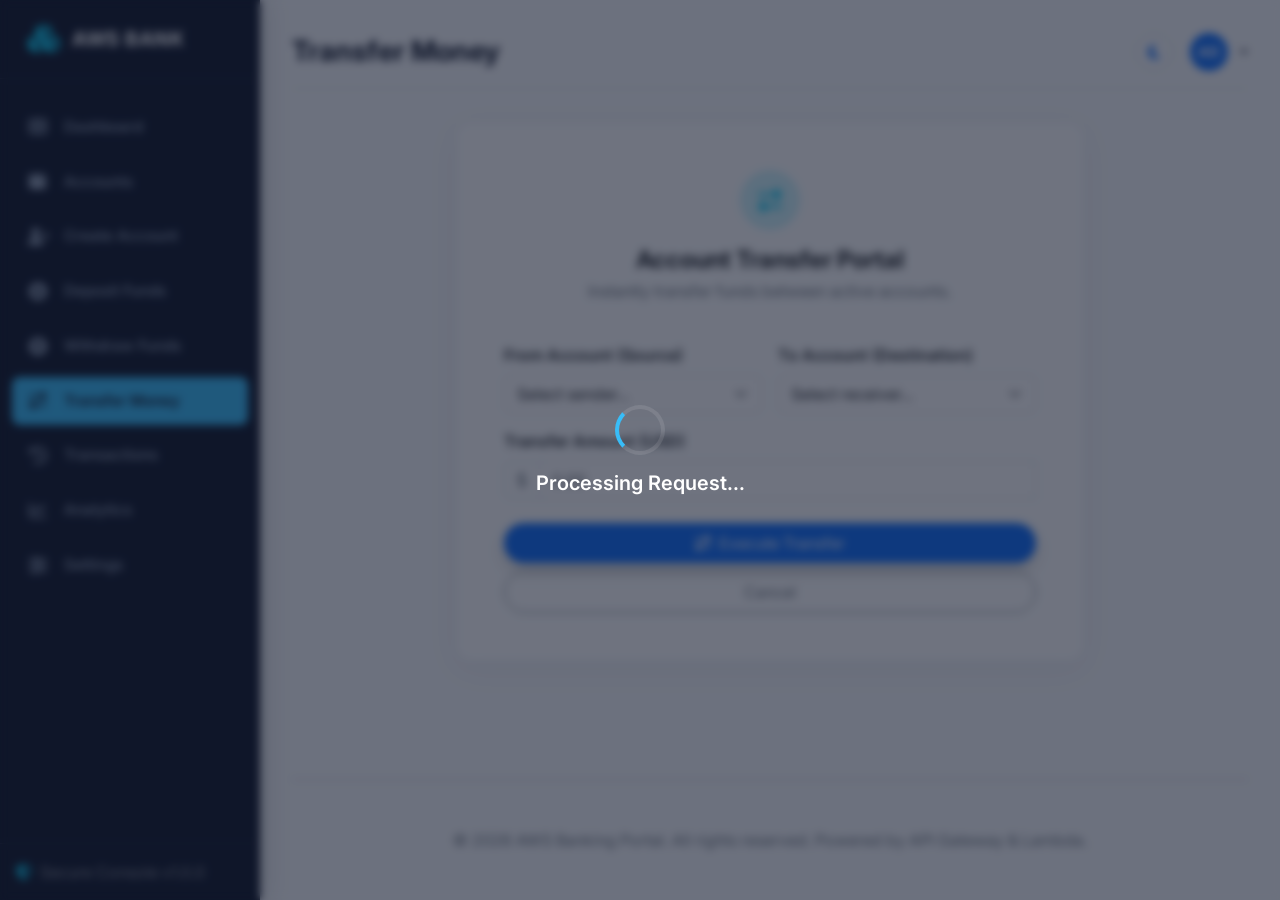
<file: transfer.html>
<!DOCTYPE html>
<html lang="en" data-bs-theme="light">
<head>
  <meta charset="UTF-8">
  <meta name="viewport" content="width=device-width, initial-scale=1.0">
  <title>Transfer Money - AWS Banking Console</title>
  <!-- Google Fonts - Inter -->
  <link rel="preconnect" href="https://fonts.googleapis.com">
  <link rel="preconnect" href="https://fonts.gstatic.com" crossorigin>
  <link href="https://fonts.googleapis.com/css2?family=Inter:wght@300;400;500;600;700;800&display=swap" rel="stylesheet">
  <!-- Bootstrap 5 CSS -->
  <link href="https://cdn.jsdelivr.net/npm/bootstrap@5.3.2/dist/css/bootstrap.min.css" rel="stylesheet">
  <!-- Font Awesome Icons -->
  <link href="https://cdnjs.cloudflare.com/ajax/libs/font-awesome/6.4.2/css/all.min.css" rel="stylesheet">
  <!-- Custom CSS -->
  <link rel="stylesheet" href="css/style.css">
  <link rel="stylesheet" href="css/dashboard.css">
</head>
<body>

  <!-- App Wrapper -->
  <div class="app-container">
    
    <!-- Sidebar Layout -->
    <aside class="sidebar" id="sidebar">
      <div class="sidebar-brand">
        <i class="fas fa-cubes text-info fs-3"></i>
        <span class="sidebar-brand-name">AWS BANK</span>
      </div>
      
      <ul class="sidebar-menu">
        <li class="sidebar-item">
          <a href="index.html" class="sidebar-link">
            <i class="fas fa-th-large"></i>
            <span>Dashboard</span>
          </a>
        </li>
        <li class="sidebar-item">
          <a href="accounts.html" class="sidebar-link">
            <i class="fas fa-wallet"></i>
            <span>Accounts</span>
          </a>
        </li>
        <li class="sidebar-item">
          <a href="create-account.html" class="sidebar-link">
            <i class="fas fa-user-plus"></i>
            <span>Create Account</span>
          </a>
        </li>
        <li class="sidebar-item">
          <a href="deposit.html" class="sidebar-link">
            <i class="fas fa-arrow-alt-circle-down"></i>
            <span>Deposit Funds</span>
          </a>
        </li>
        <li class="sidebar-item">
          <a href="withdraw.html" class="sidebar-link">
            <i class="fas fa-arrow-alt-circle-up"></i>
            <span>Withdraw Funds</span>
          </a>
        </li>
        <li class="sidebar-item">
          <a href="transfer.html" class="sidebar-link">
            <i class="fas fa-exchange-alt"></i>
            <span>Transfer Money</span>
          </a>
        </li>
        <li class="sidebar-item">
          <a href="transactions.html" class="sidebar-link">
            <i class="fas fa-history"></i>
            <span>Transactions</span>
          </a>
        </li>
        <li class="sidebar-item">
          <a href="analytics.html" class="sidebar-link">
            <i class="fas fa-chart-line"></i>
            <span>Analytics</span>
          </a>
        </li>
        <li class="sidebar-item">
          <a href="settings.html" class="sidebar-link">
            <i class="fas fa-sliders-h"></i>
            <span>Settings</span>
          </a>
        </li>
      </ul>
      
      <div class="sidebar-footer">
        <div class="d-flex align-items-center gap-2 text-white-50 fs-7">
          <i class="fas fa-shield-alt text-info"></i>
          <span>Secure Console v1.0.0</span>
        </div>
      </div>
    </aside>

    <!-- Main Content Area -->
    <main class="main-content">
      
      <!-- Top Navbar -->
      <nav class="top-navbar">
        <div class="d-flex align-items-center gap-3">
          <button class="sidebar-toggler" id="sidebarToggler" aria-label="Toggle Sidebar">
            <i class="fas fa-bars"></i>
          </button>
          <h1 class="h3 m-0 fw-bold">Transfer Money</h1>
        </div>
        
        <div class="d-flex align-items-center gap-3">
          <button class="theme-toggle-btn" id="themeToggleBtn" title="Toggle Theme">
            <i class="fas fa-moon text-primary"></i>
          </button>
          <div class="dropdown">
            <a class="d-flex align-items-center gap-2 text-decoration-none dropdown-toggle text-reset" href="#" role="button" data-bs-toggle="dropdown" aria-expanded="false">
              <div class="bg-primary text-white rounded-circle d-flex align-items-center justify-content-center fw-bold" style="width: 38px; height: 38px; font-size: 0.9rem;">
                AD
              </div>
            </a>
            <ul class="dropdown-menu dropdown-menu-end glass-card border-0 shadow-lg">
              <li><span class="dropdown-item-text fw-semibold text-primary">Admin Console</span></li>
              <li><hr class="dropdown-divider border-secondary-subtle"></li>
              <li><a class="dropdown-item" href="settings.html"><i class="fas fa-cog me-2 text-secondary"></i>Settings</a></li>
            </ul>
          </div>
        </div>
      </nav>

      <!-- Transfer Form Panel -->
      <div class="row justify-content-center">
        <div class="col-lg-8 col-12">
          <div class="card glass-card p-4 p-md-5">
            <div class="text-center mb-4">
              <div class="bg-info-subtle text-info rounded-circle d-flex align-items-center justify-content-center mx-auto mb-3" style="width: 60px; height: 60px;">
                <i class="fas fa-exchange-alt fs-4"></i>
              </div>
              <h4 class="fw-bold mb-1">Account Transfer Portal</h4>
              <p class="text-secondary">Instantly transfer funds between active accounts.</p>
            </div>
            
            <form id="transferForm" class="needs-validation" novalidate>
              <div class="row g-3 mb-3">
                <!-- Source Account -->
                <div class="col-md-6 col-12">
                  <label for="fromAccountSelect" class="form-label fw-semibold">From Account (Source)</label>
                  <select id="fromAccountSelect" class="form-select" required>
                    <option value="" selected disabled>Select sender...</option>
                  </select>
                  <div class="invalid-feedback">
                    Please select a source account.
                  </div>
                  
                  <!-- Sender Balance display -->
                  <div id="senderBalancePanel" class="card bg-body-tertiary border-0 p-2 mt-2 rounded-3 d-none fs-7 animate__animated animate__fadeIn">
                    <span class="text-secondary text-uppercase d-block mb-1 font-semibold" style="font-size: 0.65rem;">Source Balance</span>
                    <strong class="text-danger" id="senderBalanceLabel">$0.00</strong>
                  </div>
                </div>
                
                <!-- Destination Account -->
                <div class="col-md-6 col-12">
                  <label for="toAccountSelect" class="form-label fw-semibold">To Account (Destination)</label>
                  <select id="toAccountSelect" class="form-select" required>
                    <option value="" selected disabled>Select receiver...</option>
                  </select>
                  <div class="invalid-feedback">
                    Please select a destination account.
                  </div>
                  
                  <!-- Recipient Balance display -->
                  <div id="receiverBalancePanel" class="card bg-body-tertiary border-0 p-2 mt-2 rounded-3 d-none fs-7 animate__animated animate__fadeIn">
                    <span class="text-secondary text-uppercase d-block mb-1 font-semibold" style="font-size: 0.65rem;">Dest Balance</span>
                    <strong class="text-success" id="receiverBalanceLabel">$0.00</strong>
                  </div>
                </div>
              </div>
              
              <div class="mb-4">
                <label for="transferAmount" class="form-label fw-semibold">Transfer Amount (USD)</label>
                <div class="input-group">
                  <span class="input-group-text bg-transparent text-secondary"><i class="fas fa-dollar-sign"></i></span>
                  <input type="number" id="transferAmount" class="form-control" placeholder="0.00" min="0.01" step="0.01" required>
                  <div class="invalid-feedback" id="transferAmountFeedback">
                    Please specify a transfer amount of at least $0.01.
                  </div>
                </div>
              </div>
              
              <div class="d-grid gap-2">
                <button type="submit" class="btn btn-primary py-2 px-4 shadow rounded-pill border-0 d-flex align-items-center justify-content-center gap-2">
                  <i class="fas fa-exchange-alt"></i>
                  <span>Execute Transfer</span>
                </button>
                <a href="accounts.html" class="btn btn-outline-secondary py-2 px-4 rounded-pill">
                  Cancel
                </a>
              </div>
            </form>
          </div>
        </div>
      </div>

      <!-- Footer -->
      <footer class="mt-auto pt-5 pb-3 text-center border-top border-secondary-subtle">
        <p class="text-secondary mb-0 fs-7">&copy; 2026 AWS Banking Portal. All rights reserved. Powered by API Gateway & Lambda.</p>
      </footer>
    </main>
  </div>

  <!-- Bootstrap 5 Bundle JS -->
  <script src="https://cdn.jsdelivr.net/npm/bootstrap@5.3.2/dist/js/bootstrap.bundle.min.js"></script>
  <!-- Core JS -->
  <script src="js/api.js"></script>
  <script src="js/common.js"></script>
  <script src="js/transfer.js"></script>
</body>
</html>
</file>
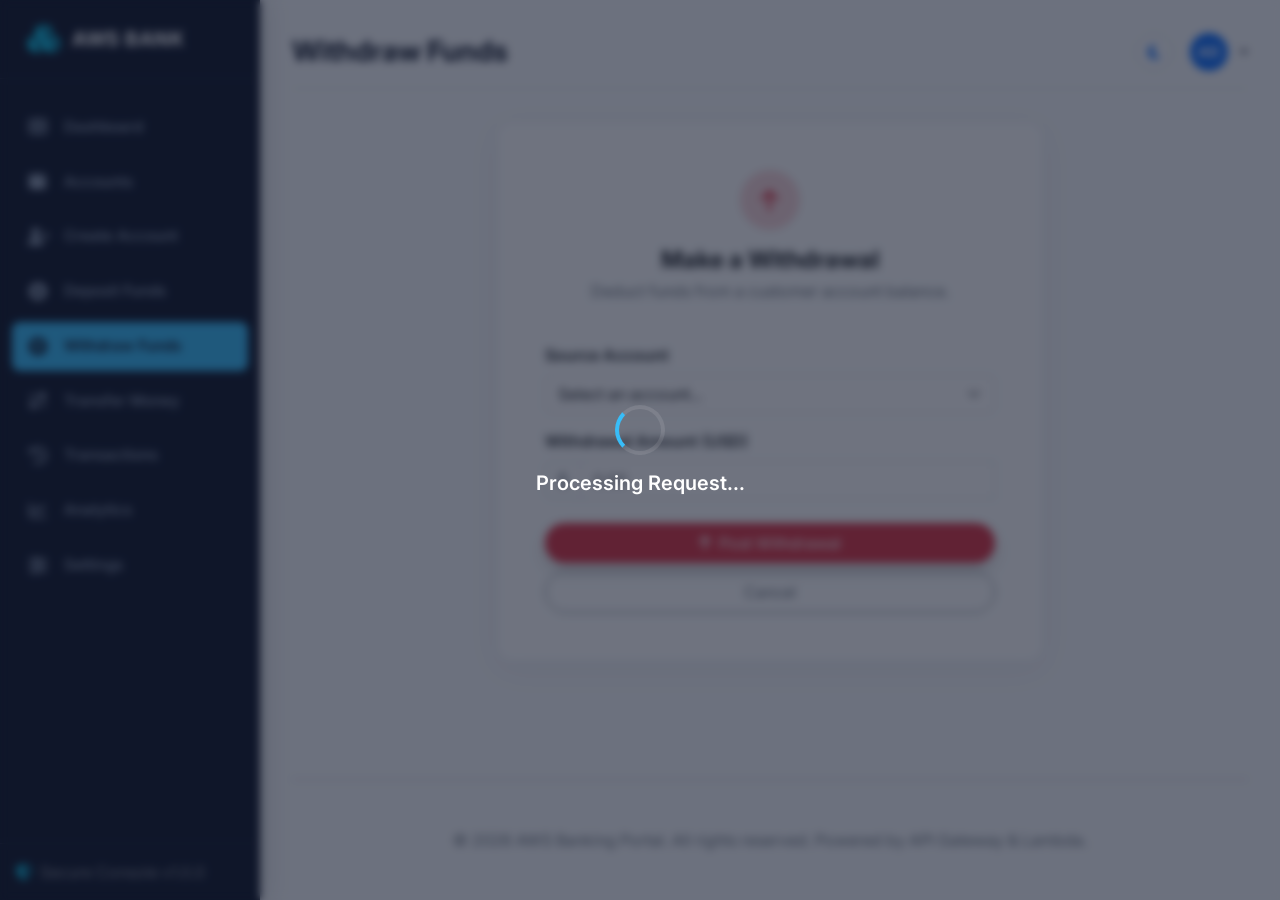
<file: withdraw.html>
<!DOCTYPE html>
<html lang="en" data-bs-theme="light">
<head>
  <meta charset="UTF-8">
  <meta name="viewport" content="width=device-width, initial-scale=1.0">
  <title>Withdraw Funds - AWS Banking Console</title>
  <!-- Google Fonts - Inter -->
  <link rel="preconnect" href="https://fonts.googleapis.com">
  <link rel="preconnect" href="https://fonts.gstatic.com" crossorigin>
  <link href="https://fonts.googleapis.com/css2?family=Inter:wght@300;400;500;600;700;800&display=swap" rel="stylesheet">
  <!-- Bootstrap 5 CSS -->
  <link href="https://cdn.jsdelivr.net/npm/bootstrap@5.3.2/dist/css/bootstrap.min.css" rel="stylesheet">
  <!-- Font Awesome Icons -->
  <link href="https://cdnjs.cloudflare.com/ajax/libs/font-awesome/6.4.2/css/all.min.css" rel="stylesheet">
  <!-- Custom CSS -->
  <link rel="stylesheet" href="css/style.css">
  <link rel="stylesheet" href="css/dashboard.css">
</head>
<body>

  <!-- App Wrapper -->
  <div class="app-container">
    
    <!-- Sidebar Layout -->
    <aside class="sidebar" id="sidebar">
      <div class="sidebar-brand">
        <i class="fas fa-cubes text-info fs-3"></i>
        <span class="sidebar-brand-name">AWS BANK</span>
      </div>
      
      <ul class="sidebar-menu">
        <li class="sidebar-item">
          <a href="index.html" class="sidebar-link">
            <i class="fas fa-th-large"></i>
            <span>Dashboard</span>
          </a>
        </li>
        <li class="sidebar-item">
          <a href="accounts.html" class="sidebar-link">
            <i class="fas fa-wallet"></i>
            <span>Accounts</span>
          </a>
        </li>
        <li class="sidebar-item">
          <a href="create-account.html" class="sidebar-link">
            <i class="fas fa-user-plus"></i>
            <span>Create Account</span>
          </a>
        </li>
        <li class="sidebar-item">
          <a href="deposit.html" class="sidebar-link">
            <i class="fas fa-arrow-alt-circle-down"></i>
            <span>Deposit Funds</span>
          </a>
        </li>
        <li class="sidebar-item">
          <a href="withdraw.html" class="sidebar-link">
            <i class="fas fa-arrow-alt-circle-up"></i>
            <span>Withdraw Funds</span>
          </a>
        </li>
        <li class="sidebar-item">
          <a href="transfer.html" class="sidebar-link">
            <i class="fas fa-exchange-alt"></i>
            <span>Transfer Money</span>
          </a>
        </li>
        <li class="sidebar-item">
          <a href="transactions.html" class="sidebar-link">
            <i class="fas fa-history"></i>
            <span>Transactions</span>
          </a>
        </li>
        <li class="sidebar-item">
          <a href="analytics.html" class="sidebar-link">
            <i class="fas fa-chart-line"></i>
            <span>Analytics</span>
          </a>
        </li>
        <li class="sidebar-item">
          <a href="settings.html" class="sidebar-link">
            <i class="fas fa-sliders-h"></i>
            <span>Settings</span>
          </a>
        </li>
      </ul>
      
      <div class="sidebar-footer">
        <div class="d-flex align-items-center gap-2 text-white-50 fs-7">
          <i class="fas fa-shield-alt text-info"></i>
          <span>Secure Console v1.0.0</span>
        </div>
      </div>
    </aside>

    <!-- Main Content Area -->
    <main class="main-content">
      
      <!-- Top Navbar -->
      <nav class="top-navbar">
        <div class="d-flex align-items-center gap-3">
          <button class="sidebar-toggler" id="sidebarToggler" aria-label="Toggle Sidebar">
            <i class="fas fa-bars"></i>
          </button>
          <h1 class="h3 m-0 fw-bold">Withdraw Funds</h1>
        </div>
        
        <div class="d-flex align-items-center gap-3">
          <button class="theme-toggle-btn" id="themeToggleBtn" title="Toggle Theme">
            <i class="fas fa-moon text-primary"></i>
          </button>
          <div class="dropdown">
            <a class="d-flex align-items-center gap-2 text-decoration-none dropdown-toggle text-reset" href="#" role="button" data-bs-toggle="dropdown" aria-expanded="false">
              <div class="bg-primary text-white rounded-circle d-flex align-items-center justify-content-center fw-bold" style="width: 38px; height: 38px; font-size: 0.9rem;">
                AD
              </div>
            </a>
            <ul class="dropdown-menu dropdown-menu-end glass-card border-0 shadow-lg">
              <li><span class="dropdown-item-text fw-semibold text-primary">Admin Console</span></li>
              <li><hr class="dropdown-divider border-secondary-subtle"></li>
              <li><a class="dropdown-item" href="settings.html"><i class="fas fa-cog me-2 text-secondary"></i>Settings</a></li>
            </ul>
          </div>
        </div>
      </nav>

      <!-- Withdraw Form Panel -->
      <div class="row justify-content-center">
        <div class="col-lg-7 col-12">
          <div class="card glass-card p-4 p-md-5">
            <div class="text-center mb-4">
              <div class="bg-danger-subtle text-danger rounded-circle d-flex align-items-center justify-content-center mx-auto mb-3" style="width: 60px; height: 60px;">
                <i class="fas fa-arrow-up fs-4"></i>
              </div>
              <h4 class="fw-bold mb-1">Make a Withdrawal</h4>
              <p class="text-secondary">Deduct funds from a customer account balance.</p>
            </div>
            
            <form id="withdrawForm" class="needs-validation" novalidate>
              <div class="mb-3">
                <label for="withdrawAccountSelect" class="form-label fw-semibold">Source Account</label>
                <select id="withdrawAccountSelect" class="form-select" required>
                  <option value="" selected disabled>Select an account...</option>
                </select>
                <div class="invalid-feedback">
                  Please select a valid source account.
                </div>
              </div>
              
              <!-- Dynamic Account Info Panel -->
              <div id="accountInfoPanel" class="card bg-body-tertiary border-0 p-3 mb-4 rounded-3 d-none animate__animated animate__fadeIn">
                <div class="d-flex justify-content-between align-items-center">
                  <div>
                    <span class="text-secondary fs-7 text-uppercase fw-semibold d-block">Available Balance</span>
                    <strong class="text-primary-emphasis" id="accountNameLabel">---</strong>
                  </div>
                  <h3 class="fw-bold text-danger m-0" id="accountBalanceLabel">$0.00</h3>
                </div>
              </div>
              
              <div class="mb-4">
                <label for="withdrawAmount" class="form-label fw-semibold">Withdrawal Amount (USD)</label>
                <div class="input-group">
                  <span class="input-group-text bg-transparent text-secondary"><i class="fas fa-dollar-sign"></i></span>
                  <input type="number" id="withdrawAmount" class="form-control" placeholder="0.00" min="0.01" step="0.01" required>
                  <div class="invalid-feedback" id="withdrawAmountFeedback">
                    Please specify a withdrawal amount of at least $0.01.
                  </div>
                </div>
              </div>
              
              <div class="d-grid gap-2">
                <button type="submit" class="btn btn-danger py-2 px-4 shadow rounded-pill border-0 d-flex align-items-center justify-content-center gap-2">
                  <i class="fas fa-arrow-up"></i>
                  <span>Post Withdrawal</span>
                </button>
                <a href="accounts.html" class="btn btn-outline-secondary py-2 px-4 rounded-pill">
                  Cancel
                </a>
              </div>
            </form>
          </div>
        </div>
      </div>

      <!-- Footer -->
      <footer class="mt-auto pt-5 pb-3 text-center border-top border-secondary-subtle">
        <p class="text-secondary mb-0 fs-7">&copy; 2026 AWS Banking Portal. All rights reserved. Powered by API Gateway & Lambda.</p>
      </footer>
    </main>
  </div>

  <!-- Bootstrap 5 Bundle JS -->
  <script src="https://cdn.jsdelivr.net/npm/bootstrap@5.3.2/dist/js/bootstrap.bundle.min.js"></script>
  <!-- Core JS -->
  <script src="js/api.js"></script>
  <script src="js/common.js"></script>
  <script src="js/withdraw.js"></script>
</body>
</html>
</file>
<file: css/dashboard.css>
/* dashboard.css - Specific styling for Dashboard and Charts */

/* Stats cards styling */
.stat-card {
  padding: 1.5rem;
  display: flex;
  align-items: center;
  justify-content: space-between;
  position: relative;
  overflow: hidden;
}

.stat-card-icon {
  width: 54px;
  height: 54px;
  border-radius: 12px;
  display: flex;
  align-items: center;
  justify-content: center;
  font-size: 1.5rem;
  background: rgba(var(--primary-rgb), 0.05);
  color: var(--primary-color);
  transition: all 0.3s ease;
}

[data-bs-theme="dark"] .stat-card-icon {
  background: rgba(255, 255, 255, 0.05);
}

.stat-card:hover .stat-card-icon {
  background: var(--secondary-color);
  color: #fff;
  transform: scale(1.1);
}

.stat-card-info h6 {
  font-size: 0.85rem;
  text-transform: uppercase;
  letter-spacing: 0.5px;
  color: var(--text-secondary);
  margin-bottom: 0.5rem;
}

.stat-card-info h3 {
  font-size: 1.75rem;
  font-weight: 700;
  margin-bottom: 0;
  letter-spacing: -0.5px;
}

/* Custom indicator badges */
.trend-badge {
  display: inline-flex;
  align-items: center;
  gap: 0.25rem;
  padding: 0.25rem 0.5rem;
  border-radius: 6px;
  font-size: 0.75rem;
  font-weight: 600;
  margin-top: 0.5rem;
}

.trend-up {
  background-color: rgba(16, 185, 129, 0.1);
  color: #10b981;
}

.trend-down {
  background-color: rgba(239, 68, 68, 0.1);
  color: #ef4444;
}

/* Charts Containers */
.chart-container {
  position: relative;
  width: 100%;
  height: 320px;
  padding: 0.5rem;
}

.chart-header {
  display: flex;
  justify-content: space-between;
  align-items: center;
  margin-bottom: 1.5rem;
  padding-bottom: 0.75rem;
  border-bottom: 1px solid var(--border-color);
}

.chart-header h5 {
  font-weight: 600;
  margin-bottom: 0;
}

/* Balance Hero Card */
.balance-hero {
  background: linear-gradient(135deg, #0f172a 0%, #1e293b 100%);
  color: #fff;
  border: none;
  border-radius: 20px;
  position: relative;
  z-index: 1;
  overflow: hidden;
  box-shadow: 0 10px 30px rgba(15, 23, 42, 0.15);
}

.balance-hero::after {
  content: '';
  position: absolute;
  top: -50%;
  right: -20%;
  width: 300px;
  height: 300px;
  background: radial-gradient(circle, rgba(56, 189, 248, 0.15) 0%, transparent 70%);
  z-index: -1;
  border-radius: 50%;
}

.balance-hero .card-title {
  color: rgba(255, 255, 255, 0.6);
  font-size: 0.9rem;
  text-transform: uppercase;
  letter-spacing: 1px;
}

.balance-hero h2 {
  font-size: 2.5rem;
  font-weight: 700;
}

.balance-hero-footer {
  border-top: 1px solid rgba(255, 255, 255, 0.1);
  margin-top: 1.5rem;
  padding-top: 1rem;
}

/* Quick Actions grid */
.quick-action-btn {
  display: flex;
  flex-direction: column;
  align-items: center;
  gap: 0.5rem;
  padding: 1.25rem 1rem;
  border-radius: 12px;
  background: var(--card-bg);
  border: 1px solid var(--border-color);
  color: var(--text-primary);
  text-decoration: none;
  transition: all 0.2s ease;
  font-weight: 500;
  font-size: 0.85rem;
}

.quick-action-btn i {
  font-size: 1.5rem;
  color: var(--secondary-color);
}

.quick-action-btn:hover {
  background: var(--secondary-color);
  color: #fff;
  border-color: var(--secondary-color);
  transform: translateY(-2px);
}

.quick-action-btn:hover i {
  color: #fff;
}

/* Tables visual redesign */
.custom-table {
  width: 100%;
  margin-bottom: 0;
  color: var(--text-primary);
}

.custom-table th {
  font-weight: 600;
  text-transform: uppercase;
  font-size: 0.75rem;
  letter-spacing: 0.5px;
  color: var(--text-secondary);
  background-color: transparent !important;
  border-bottom: 2px solid var(--border-color);
  padding: 1rem 0.75rem;
}

.custom-table td {
  padding: 1rem 0.75rem;
  vertical-align: middle;
  border-bottom: 1px solid var(--border-color);
  background-color: transparent !important;
}

.custom-table tbody tr {
  transition: background-color 0.2s ease;
}

.custom-table tbody tr:hover {
  background-color: rgba(var(--primary-rgb), 0.02) !important;
}

[data-bs-theme="dark"] .custom-table tbody tr:hover {
  background-color: rgba(255, 255, 255, 0.02) !important;
}

.badge-deposit {
  background-color: rgba(16, 185, 129, 0.15) !important;
  color: #10b981 !important;
}

.badge-withdrawal {
  background-color: rgba(239, 68, 68, 0.15) !important;
  color: #ef4444 !important;
}

.badge-transfer {
  background-color: rgba(59, 130, 246, 0.15) !important;
  color: #3b82f6 !important;
}
</file>
<file: css/style.css>
/* style.css - Core CSS and layout for Banking Management System */

/* CSS Variables for custom color palette (integrates with Bootstrap 5.3 themes) */
:root {
  --primary-color: #0f172a; /* Dark Blue */
  --primary-rgb: 15, 23, 42;
  --secondary-color: #0284c7; /* Light Blue */
  --secondary-rgb: 2, 132, 199;
  --accent-color: #38bdf8;
  --body-bg: #f8fafc;
  --card-bg: rgba(255, 255, 255, 0.85);
  --border-color: #e2e8f0;
  --text-primary: #0f172a;
  --text-secondary: #475569;
  --sidebar-bg: #0f172a;
  --sidebar-text: #94a3b8;
  --sidebar-hover-bg: #1e293b;
  --sidebar-active-bg: #38bdf8;
  --sidebar-active-text: #0f172a;
  --glass-bg: rgba(255, 255, 255, 0.7);
  --glass-border: rgba(226, 232, 240, 0.8);
  --glass-shadow: 0 8px 32px 0 rgba(15, 23, 42, 0.05);
}

[data-bs-theme="dark"] {
  --primary-color: #38bdf8;
  --primary-rgb: 56, 189, 248;
  --secondary-color: #0284c7;
  --secondary-rgb: 2, 132, 199;
  --accent-color: #0ea5e9;
  --body-bg: #0b0f19;
  --card-bg: rgba(15, 23, 42, 0.75);
  --border-color: #1e293b;
  --text-primary: #f8fafc;
  --text-secondary: #94a3b8;
  --sidebar-bg: #070a13;
  --sidebar-text: #64748b;
  --sidebar-hover-bg: #0f172a;
  --sidebar-active-bg: #38bdf8;
  --sidebar-active-text: #0f172a;
  --glass-bg: rgba(15, 23, 42, 0.6);
  --glass-border: rgba(30, 41, 59, 0.8);
  --glass-shadow: 0 8px 32px 0 rgba(0, 0, 0, 0.3);
}

body {
  background-color: var(--body-bg);
  color: var(--text-primary);
  font-family: 'Inter', system-ui, -apple-system, sans-serif;
  transition: background-color 0.3s ease, color 0.3s ease;
  min-height: 100vh;
  overflow-x: hidden;
}

/* Page Layout */
.app-container {
  display: flex;
  min-height: 100vh;
  position: relative;
}

/* Sidebar Styling */
.sidebar {
  width: 260px;
  background-color: var(--sidebar-bg);
  min-height: 100vh;
  position: fixed;
  left: 0;
  top: 0;
  bottom: 0;
  z-index: 1030;
  display: flex;
  flex-direction: column;
  transition: transform 0.3s ease;
  box-shadow: 4px 0 24px rgba(0, 0, 0, 0.15);
}

.sidebar-brand {
  padding: 1.5rem 1.75rem;
  display: flex;
  align-items: center;
  gap: 0.75rem;
  border-bottom: 1px solid rgba(255, 255, 255, 0.08);
}

.sidebar-brand-name {
  color: #fff;
  font-weight: 700;
  font-size: 1.25rem;
  letter-spacing: 0.5px;
}

.sidebar-menu {
  list-style: none;
  padding: 1.5rem 0.75rem;
  margin: 0;
  flex-grow: 1;
  overflow-y: auto;
}

.sidebar-item {
  margin-bottom: 0.4rem;
}

.sidebar-link {
  display: flex;
  align-items: center;
  gap: 1rem;
  padding: 0.8rem 1rem;
  color: var(--sidebar-text);
  text-decoration: none;
  border-radius: 8px;
  font-weight: 500;
  font-size: 0.95rem;
  transition: all 0.2s ease;
}

.sidebar-link i {
  font-size: 1.1rem;
  width: 20px;
  text-align: center;
}

.sidebar-link:hover {
  background-color: var(--sidebar-hover-bg);
  color: #fff;
}

.sidebar-item.active .sidebar-link {
  background-color: var(--sidebar-active-bg);
  color: var(--sidebar-active-text);
  font-weight: 600;
}

.sidebar-footer {
  padding: 1rem;
  border-top: 1px solid rgba(255, 255, 255, 0.08);
}

/* Main Content Area */
.main-content {
  flex-grow: 1;
  margin-left: 260px;
  padding: 2rem;
  min-height: 100vh;
  display: flex;
  flex-direction: column;
  transition: margin-left 0.3s ease;
}

/* Header Navbar */
.top-navbar {
  display: flex;
  justify-content: space-between;
  align-items: center;
  margin-bottom: 2rem;
  padding-bottom: 1rem;
  border-bottom: 1px solid var(--border-color);
}

/* Glassmorphism elements */
.glass-card {
  background: var(--card-bg);
  backdrop-filter: blur(12px);
  -webkit-backdrop-filter: blur(12px);
  border: 1px solid var(--glass-border);
  box-shadow: var(--glass-shadow);
  border-radius: 16px;
  transition: transform 0.3s ease, box-shadow 0.3s ease, background-color 0.3s ease;
}

.glass-card:hover {
  transform: translateY(-4px);
  box-shadow: 0 12px 40px 0 rgba(15, 23, 42, 0.1);
}

/* Page transitions */
.fade-in-up {
  animation: fadeInUp 0.5s ease-out both;
}

@keyframes fadeInUp {
  from {
    opacity: 0;
    transform: translateY(20px);
  }
  to {
    opacity: 1;
    transform: translateY(0);
  }
}

/* Global Loading Spinner Overlay */
.loading-overlay {
  position: fixed;
  top: 0;
  left: 0;
  width: 100%;
  height: 100%;
  background: rgba(15, 23, 42, 0.6);
  backdrop-filter: blur(4px);
  z-index: 9999;
  display: flex;
  justify-content: center;
  align-items: center;
  opacity: 0;
  pointer-events: none;
  transition: opacity 0.3s ease;
}

.loading-overlay.active {
  opacity: 1;
  pointer-events: all;
}

/* Custom Spinner Graphic */
.spinner-container {
  display: flex;
  flex-direction: column;
  align-items: center;
  color: #fff;
}

.custom-spinner {
  width: 50px;
  height: 50px;
  border: 4px solid rgba(255, 255, 255, 0.1);
  border-left-color: var(--sidebar-active-bg);
  border-radius: 50%;
  animation: spin 1s linear infinite;
  margin-bottom: 1rem;
}

@keyframes spin {
  to {
    transform: rotate(360deg);
  }
}

/* Toast Container positioning */
.toast-container {
  position: fixed;
  top: 20px;
  right: 20px;
  z-index: 1090;
}

/* Mobile responsive toggles */
.sidebar-toggler {
  display: none;
  background: transparent;
  border: none;
  font-size: 1.5rem;
  color: var(--text-primary);
  cursor: pointer;
}

@media (max-width: 991.98px) {
  .sidebar {
    transform: translateX(-100%);
  }
  
  .sidebar.show {
    transform: translateX(0);
  }
  
  .main-content {
    margin-left: 0;
    padding: 1.5rem;
  }
  
  .sidebar-toggler {
    display: block;
  }
}

/* Dark mode theme selector button styling */
.theme-toggle-btn {
  background: transparent;
  border: 1px solid var(--border-color);
  color: var(--text-primary);
  width: 40px;
  height: 40px;
  border-radius: 50%;
  display: flex;
  align-items: center;
  justify-content: center;
  cursor: pointer;
  transition: all 0.2s ease;
}

.theme-toggle-btn:hover {
  background: var(--border-color);
}
</file>
